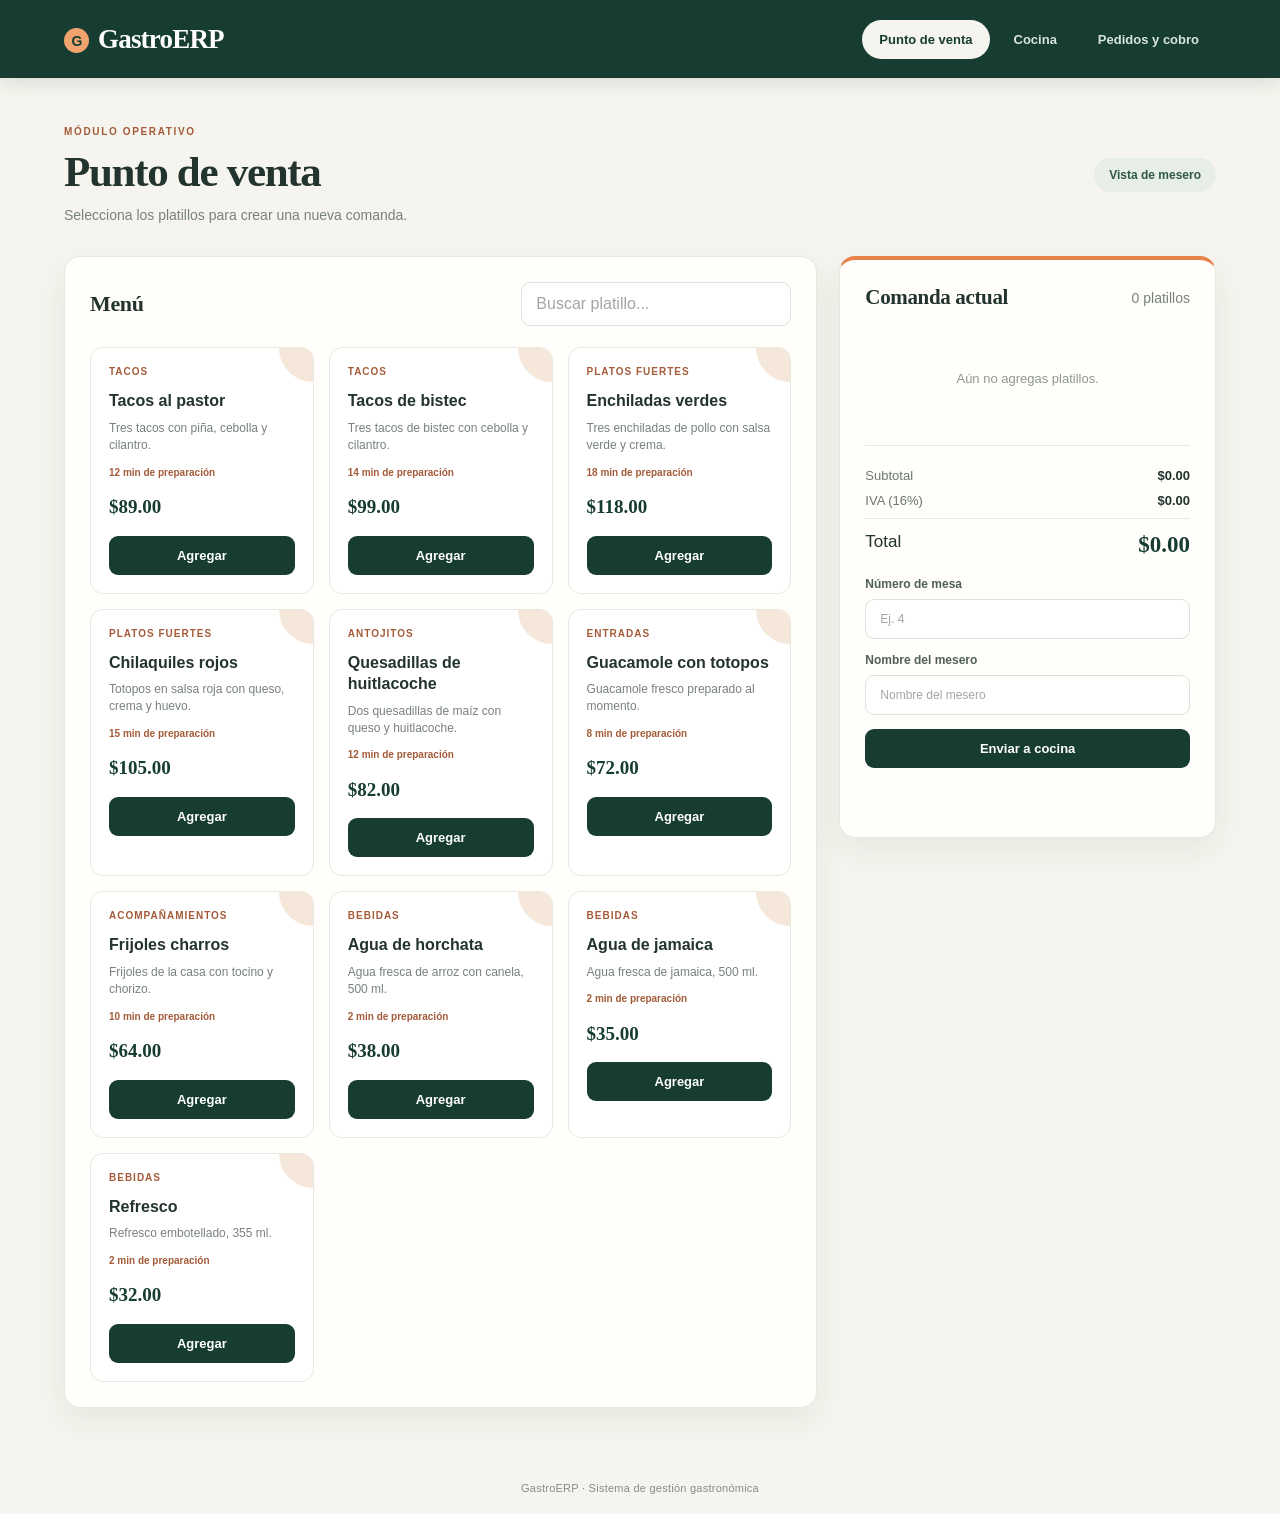
<file: index.html>
<!DOCTYPE html>
<html lang="es">
<head>
  <meta charset="UTF-8">
  <meta name="viewport" content="width=device-width, initial-scale=1.0">
  <title>GastroERP | Punto de venta</title>
  <link rel="stylesheet" href="styles.css">
  <script src="https://code.jquery.com/jquery-3.7.1.min.js"></script>
  <script src="script.js" defer></script>
</head>
<body data-view="mesero">
  <header class="topbar">
    <a class="brand" href="index.html">GastroERP</a>
    <nav aria-label="Navegación principal">
      <a class="active" href="index.html" aria-current="page">Punto de venta</a>
      <a href="cocina.html">Cocina</a>
      <a href="pedidos.html">Pedidos y cobro</a>
    </nav>
  </header>
  <main class="page">
    <div class="page-heading">
      <div><p class="eyebrow">MÓDULO OPERATIVO</p><h1>Punto de venta</h1><p class="muted">Selecciona los platillos para crear una nueva comanda.</p></div>
      <span class="status-chip">Vista de mesero</span>
    </div>
    <div class="pos-layout">
      <section class="panel">
        <div class="section-heading"><h2>Menú</h2><input id="buscarPlatillo" class="search" type="search" aria-label="Buscar platillo" placeholder="Buscar platillo..."></div>
        <div id="menu" class="menu-grid"><p class="muted">Cargando menú...</p></div>
      </section>
      <aside class="panel cart-panel">
        <div class="section-heading"><h2>Comanda actual</h2><span id="cantidadCarrito" class="muted">0 platillos</span></div>
        <div id="carrito" class="cart-list"><p class="empty">Aún no agregas platillos.</p></div>
        <div class="totals">
          <div><span>Subtotal</span><strong id="subtotal">$0.00</strong></div>
          <div><span>IVA (16%)</span><strong id="iva">$0.00</strong></div>
          <div class="grand-total"><span>Total</span><strong id="total">$0.00</strong></div>
        </div>
        <form id="formPedido" class="order-form">
          <label>Número de mesa<input id="mesa" type="number" min="1" placeholder="Ej. 4" required></label>
          <label>Nombre del mesero<input id="mesero" type="text" maxlength="60" placeholder="Nombre del mesero" required></label>
          <button class="btn btn-primary full" type="submit">Enviar a cocina</button>
        </form>
        <p id="mensajePedido" class="message" aria-live="polite"></p>
      </aside>
    </div>
  </main>
  <footer>GastroERP · Sistema de gestión gastronómica</footer>
</body>
</html>
</file>
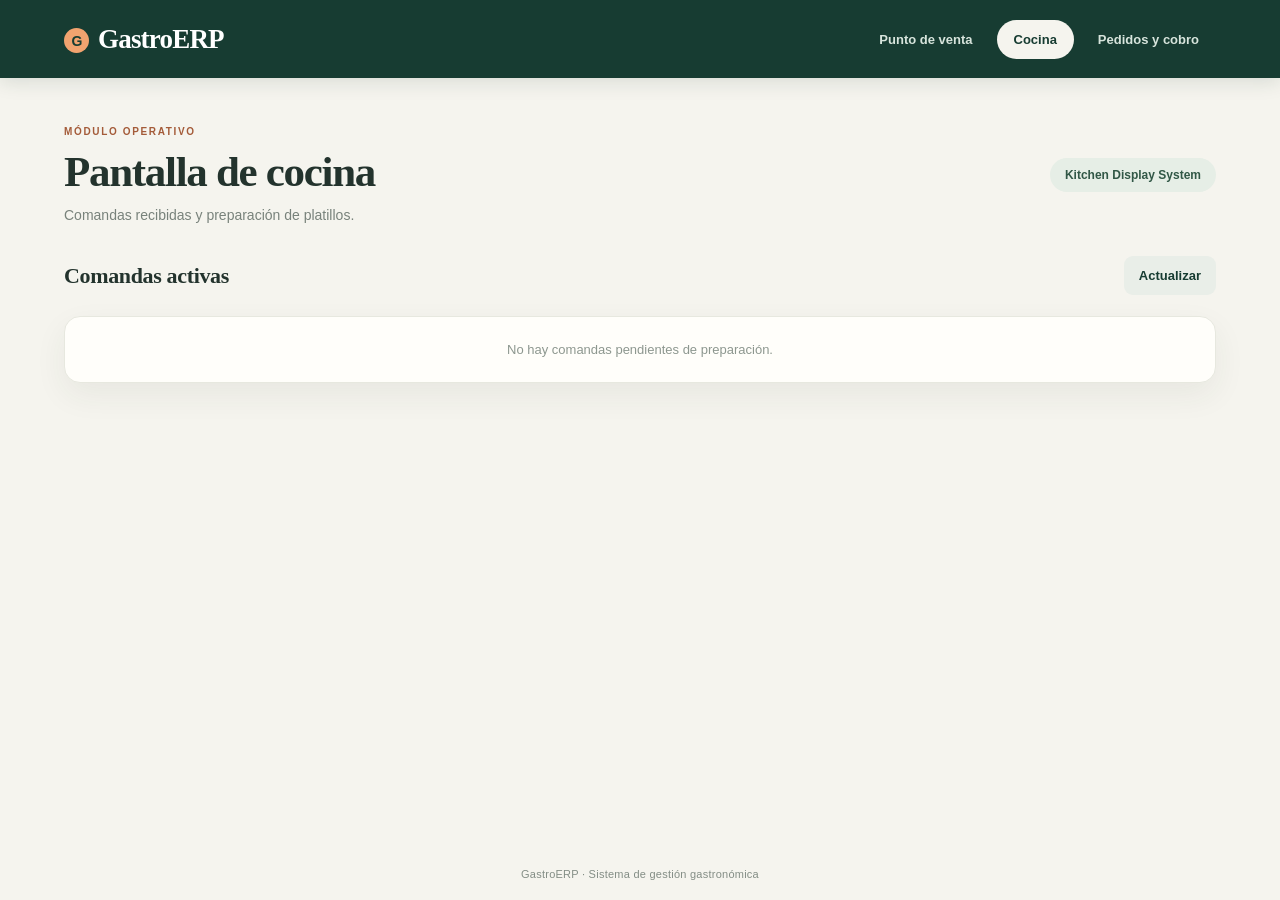
<file: cocina.html>
<!DOCTYPE html>
<html lang="es">
<head>
  <meta charset="UTF-8">
  <meta name="viewport" content="width=device-width, initial-scale=1.0">
  <title>GastroERP | Cocina</title>
  <link rel="stylesheet" href="styles.css">
  <script src="https://code.jquery.com/jquery-3.7.1.min.js"></script>
  <script src="script.js" defer></script>
</head>
<body data-view="cocina">
  <header class="topbar">
    <a class="brand" href="index.html">GastroERP</a>
    <nav aria-label="Navegación principal"><a href="index.html">Punto de venta</a><a class="active" href="cocina.html" aria-current="page">Cocina</a><a href="pedidos.html">Pedidos y cobro</a></nav>
  </header>
  <main class="page">
    <div class="page-heading">
      <div><p class="eyebrow">MÓDULO OPERATIVO</p><h1>Pantalla de cocina</h1><p class="muted">Comandas recibidas y preparación de platillos.</p></div>
      <span class="status-chip">Kitchen Display System</span>
    </div>
    <div class="section-heading"><h2>Comandas activas</h2><button id="actualizarCocina" class="btn btn-secondary">Actualizar</button></div>
    <div id="listaCocina" class="kitchen-grid"><p class="muted">Cargando comandas...</p></div>
  </main>
  <footer>GastroERP · Sistema de gestión gastronómica</footer>
</body>
</html>
</file>
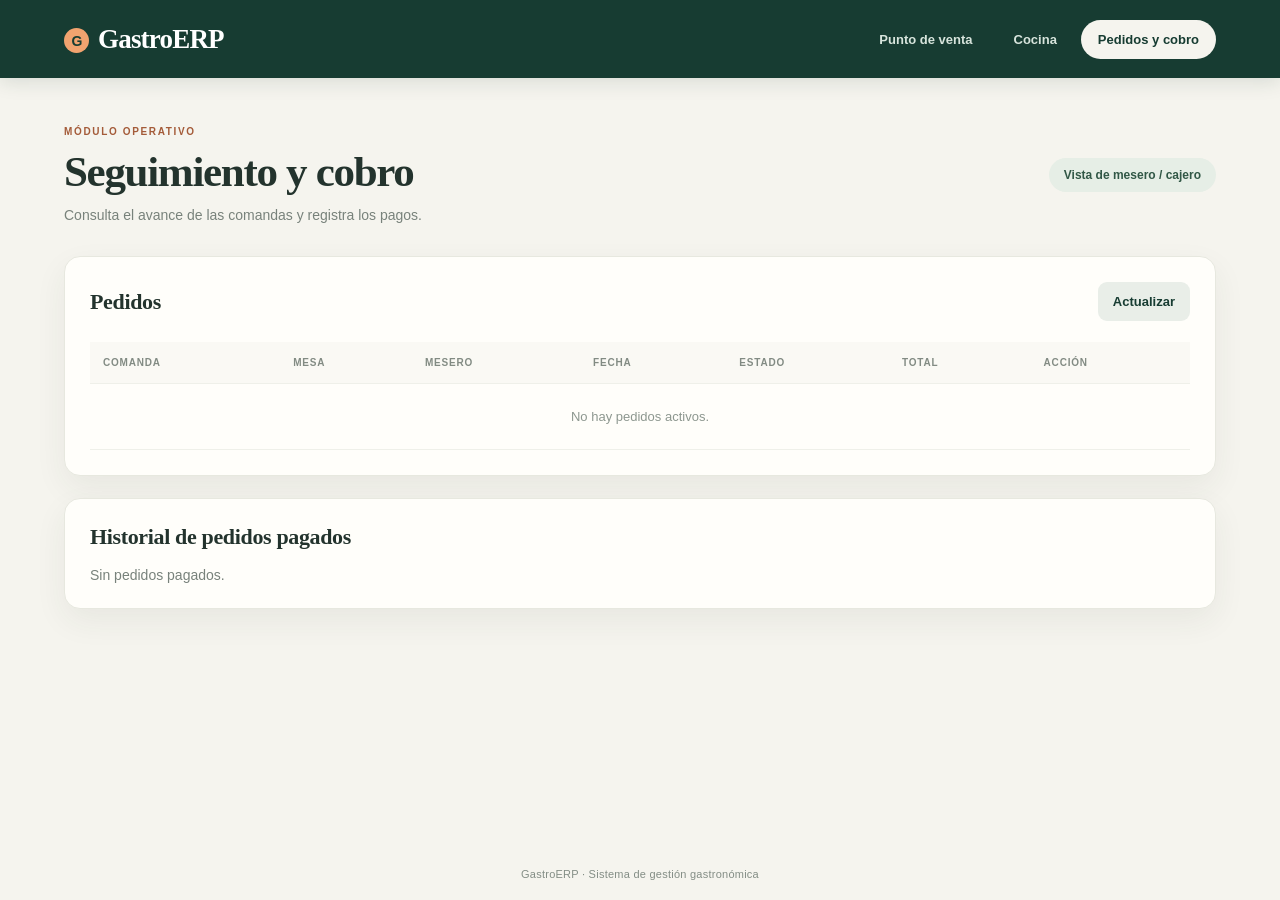
<file: pedidos.html>
<!DOCTYPE html>
<html lang="es">
<head>
  <meta charset="UTF-8">
  <meta name="viewport" content="width=device-width, initial-scale=1.0">
  <title>GastroERP | Pedidos y cobro</title>
  <link rel="stylesheet" href="styles.css">
  <script src="https://code.jquery.com/jquery-3.7.1.min.js"></script>
  <script src="script.js" defer></script>
</head>
<body data-view="pedidos">
  <header class="topbar">
    <a class="brand" href="index.html">GastroERP</a>
    <nav aria-label="Navegación principal"><a href="index.html">Punto de venta</a><a href="cocina.html">Cocina</a><a class="active" href="pedidos.html" aria-current="page">Pedidos y cobro</a></nav>
  </header>
  <main class="page">
    <div class="page-heading">
      <div><p class="eyebrow">MÓDULO OPERATIVO</p><h1>Seguimiento y cobro</h1><p class="muted">Consulta el avance de las comandas y registra los pagos.</p></div>
      <span class="status-chip">Vista de mesero / cajero</span>
    </div>
    <section class="panel">
      <div class="section-heading"><h2>Pedidos</h2><button id="actualizarPedidos" class="btn btn-secondary">Actualizar</button></div>
      <div class="table-wrap">
        <table>
          <thead><tr><th>Comanda</th><th>Mesa</th><th>Mesero</th><th>Fecha</th><th>Estado</th><th>Total</th><th>Acción</th></tr></thead>
          <tbody id="tablaPedidos"><tr><td colspan="7" class="empty">Cargando pedidos...</td></tr></tbody>
        </table>
      </div>
    </section>
    <section class="panel history-panel">
      <h2>Historial de pedidos pagados</h2>
      <div id="historialPagados" class="muted">Sin pedidos pagados.</div>
    </section>
  </main>

  <div id="modalCobro" class="modal" aria-hidden="true">
    <div class="modal-card">
      <button id="cerrarModal" class="modal-close" aria-label="Cerrar">×</button>
      <p class="eyebrow">PROCESAR PAGO</p>
      <h2>Cobro de comanda <span id="numeroComanda"></span></h2>
      <p class="pay-total">Total a pagar: <strong id="totalCobro">$0.00</strong></p>
      <div class="payment-tabs">
        <button class="payment-tab active" data-method="efectivo">Efectivo</button>
        <button class="payment-tab" data-method="tarjeta">Tarjeta</button>
      </div>
      <form id="formEfectivo" class="payment-form">
        <label>Monto recibido<input id="montoRecibido" type="number" min="0" step="0.01" placeholder="0.00" required></label>
        <p class="change-line">Cambio: <strong id="cambio">$0.00</strong></p>
        <button class="btn btn-primary full" type="submit">Confirmar pago en efectivo</button>
      </form>
      <form id="formTarjeta" class="payment-form hidden">
        <label>Número de tarjeta<input id="numeroTarjeta" type="text" inputmode="numeric" maxlength="19" placeholder="1234 5678 9012 3456"></label>
        <label>Nombre del titular<input id="nombreTarjeta" type="text" maxlength="80" placeholder="Nombre como aparece en la tarjeta"></label>
        <div class="form-row">
          <label>Vencimiento<input id="vencimiento" type="text" maxlength="5" placeholder="MM/AA"></label>
          <label>CVV<input id="cvv" type="password" inputmode="numeric" maxlength="4" placeholder="123"></label>
        </div>
        <button class="btn btn-primary full" type="submit">Confirmar pago con tarjeta</button>
      </form>
      <p id="mensajeCobro" class="message" aria-live="polite"></p>
      <p class="small-note">Prototipo académico: no se realiza ningún cargo bancario real.</p>
    </div>
  </div>
  <footer>GastroERP · Sistema de gestión gastronómica</footer>
</body>
</html>
</file>
<file: styles.css>
* { box-sizing: border-box; }

:root {
  font-family: "Segoe UI", Arial, sans-serif;
  color: #23332d;
  background: #f5f4ee;
  font-synthesis: none;
  text-rendering: optimizeLegibility;
  --forest: #173c32;
  --forest-light: #245445;
  --ink: #23332d;
  --muted: #78827b;
  --line: #e7e8df;
  --cream: #f5f4ee;
  --paper: #fffefa;
  --orange: #e9834b;
  --shadow: 0 12px 32px rgba(39, 55, 45, .065);
}

body { margin: 0; min-height: 100vh; display: flex; flex-direction: column; }
.topbar {
  min-height: 78px;
  padding: 0 max(5%, calc((100% - 1320px) / 2));
  background: var(--forest);
  color: white;
  display: flex;
  align-items: center;
  justify-content: space-between;
  gap: 24px;
  box-shadow: 0 4px 18px rgba(23, 60, 50, .13);
}
.brand {
  color: white;
  text-decoration: none;
  font-family: Georgia, "Times New Roman", serif;
  font-size: 27px;
  font-weight: 700;
  letter-spacing: -.8px;
}
.brand::before {
  content: "G";
  display: inline-grid;
  place-items: center;
  width: 25px;
  height: 25px;
  margin-right: 9px;
  border-radius: 50%;
  background: #f1a36f;
  color: var(--forest);
  font-family: Arial, sans-serif;
  font-size: 14px;
  vertical-align: 2px;
}
nav { display: flex; flex-wrap: wrap; gap: 7px; }
nav a {
  color: #d7e4dc;
  text-decoration: none;
  padding: 11px 16px;
  border: 1px solid transparent;
  border-radius: 999px;
  font-size: 13px;
  font-weight: 600;
  transition: background .18s ease, color .18s ease;
}
nav a:hover { background: rgba(255,255,255,.09); color: white; }
nav a.active { background: #f5f4ee; color: var(--forest); }

.page { width: min(1240px, 90%); margin: 46px auto 54px; flex: 1; }
.page-heading {
  display: flex;
  justify-content: space-between;
  align-items: center;
  gap: 20px;
  margin-bottom: 30px;
}
h1, h2, h3 { color: var(--ink); }
h1 { font-family: Georgia, "Times New Roman", serif; font-size: clamp(32px, 4vw, 43px); letter-spacing: -1.3px; margin: 7px 0 9px; }
h2 { font-family: Georgia, "Times New Roman", serif; font-size: 22px; margin: 0; letter-spacing: -.35px; }
h3 { margin: 0 0 8px; font-size: 16px; }
p { line-height: 1.55; }
.eyebrow { font-size: 10px; font-weight: 800; letter-spacing: 1.65px; color: #a45b39; margin: 0; }
.muted { color: var(--muted); font-size: 14px; }
.page-heading .muted { margin: 0; }
.status-chip {
  background: #e6eee6;
  color: #315746;
  border-radius: 999px;
  padding: 10px 15px;
  font-size: 12px;
  font-weight: 700;
  white-space: nowrap;
}

.panel {
  background: var(--paper);
  border: 1px solid var(--line);
  border-radius: 16px;
  padding: 25px;
  box-shadow: var(--shadow);
}
.pos-layout { display: grid; grid-template-columns: minmax(0, 1.7fr) minmax(310px, .85fr); gap: 22px; align-items: start; }
.section-heading { display: flex; align-items: center; justify-content: space-between; gap: 15px; margin-bottom: 21px; }
.search { width: min(270px, 55%); }
input {
  width: 100%;
  border: 1px solid #dfe2d9;
  border-radius: 9px;
  padding: 12px 14px;
  font: inherit;
  color: var(--ink);
  background: #fff;
  transition: border-color .18s ease, box-shadow .18s ease;
}
input::placeholder { color: #a1a8a0; }
input:focus { outline: none; border-color: #6d9d83; box-shadow: 0 0 0 3px rgba(80, 135, 103, .13); }
label { display: block; font-size: 12px; font-weight: 700; color: #506056; }
label input { display: block; margin-top: 8px; font-weight: 400; }
.menu-grid { display: grid; grid-template-columns: repeat(auto-fill, minmax(185px, 1fr)); gap: 15px; }
.menu-card {
  position: relative;
  overflow: hidden;
  background: #fff;
  border: 1px solid var(--line);
  border-radius: 13px;
  padding: 18px;
  display: flex;
  flex-direction: column;
  min-height: 180px;
  transition: transform .18s ease, box-shadow .18s ease, border-color .18s ease;
}
.menu-card::after {
  content: "";
  position: absolute;
  width: 68px;
  height: 68px;
  right: -34px;
  top: -34px;
  border-radius: 50%;
  background: #f5e8db;
}
.menu-card:hover { transform: translateY(-3px); border-color: #d8c8b7; box-shadow: 0 9px 22px rgba(45, 59, 48, .08); }
.menu-card .category { color: #a45b39; font-size: 10px; font-weight: 800; text-transform: uppercase; letter-spacing: 1px; }
.menu-card h3 { margin-top: 13px; line-height: 1.35; }
.menu-description { color: #78827b; font-size: 12px; line-height: 1.45; margin: 0 0 10px; }
.prep-time { color: #a45b39; font-size: 10px; font-weight: 700; margin: 0 0 12px; }
.menu-card .price { font-family: Georgia, "Times New Roman", serif; font-size: 19px; font-weight: 700; color: var(--forest); margin: 0 0 14px; }
.btn {
  border: 0;
  border-radius: 9px;
  padding: 12px 15px;
  cursor: pointer;
  font-family: inherit;
  font-weight: 700;
  font-size: 13px;
  transition: transform .15s ease, background .15s ease, box-shadow .15s ease;
}
.btn:hover:not(:disabled) { transform: translateY(-1px); }
.btn-primary { color: white; background: var(--forest); }
.btn-primary:hover { background: var(--forest-light); box-shadow: 0 5px 13px rgba(23, 60, 50, .16); }
.btn-secondary { color: var(--forest); background: #e9eee8; }
.btn-secondary:hover { background: #dde7dd; }
.btn:disabled { opacity: .5; cursor: not-allowed; }
.full { width: 100%; }

.cart-panel { position: sticky; top: 18px; border-top: 4px solid var(--orange); }
.cart-panel .section-heading h2 { font-size: 21px; }
.cart-list { display: grid; gap: 8px; }
.cart-item { display: grid; grid-template-columns: 1fr auto; gap: 8px; padding: 12px 0; border-bottom: 1px solid #eff0e9; }
.cart-item strong { font-size: 13px; }
.cart-item small { display: block; color: var(--muted); margin-top: 4px; }
.quantity { display: flex; align-items: center; gap: 7px; }
.quantity button { width: 29px; height: 29px; border: 1px solid #dfe3da; color: var(--forest); background: white; border-radius: 8px; cursor: pointer; }
.quantity button:hover { background: #edf2eb; }
.remove-item { border: 0; background: none; color: #b35346; cursor: pointer; font-size: 11px; padding: 6px 0 0; }
.empty { color: #8d978f; text-align: center; padding: 25px 8px; font-size: 13px; }
.totals { border-top: 1px solid var(--line); margin-top: 18px; padding-top: 12px; }
.totals div { display: flex; justify-content: space-between; margin: 10px 0; font-size: 13px; color: #6b776f; }
.totals strong { color: var(--ink); }
.grand-total { font-size: 17px !important; color: var(--ink) !important; padding-top: 13px; border-top: 1px solid var(--line); }
.grand-total strong { color: var(--forest); font-family: Georgia, "Times New Roman", serif; font-size: 23px; }
.order-form { display: grid; gap: 14px; margin-top: 19px; }
.message { min-height: 18px; font-size: 13px; color: #267348; }

.kitchen-grid { display: grid; grid-template-columns: repeat(auto-fit, minmax(290px, 1fr)); gap: 17px; }
.kitchen-card { background: var(--paper); border: 1px solid var(--line); border-top: 4px solid #d69a32; border-radius: 14px; padding: 22px; box-shadow: var(--shadow); }
.kitchen-card.preparing { border-top-color: #5086a0; }
.kitchen-card.ready { border-top-color: #29915b; }
.kitchen-card h2 { font-size: 22px; }
.kitchen-card .order-meta { color: var(--muted); font-size: 13px; margin: 8px 0 17px; }
.kitchen-item { padding: 14px 0; border-top: 1px solid #eff0e9; display: flex; justify-content: space-between; align-items: center; gap: 12px; }
.kitchen-item strong { display: block; font-size: 15px; }
.kitchen-item small { color: var(--muted); display: block; margin-top: 5px; }
.kitchen-item .btn { white-space: nowrap; }
.badge { display: inline-block; border-radius: 999px; padding: 6px 10px; font-size: 10px; font-weight: 800; letter-spacing: .3px; background: #f8ecd5; color: #8a5b13; }
.badge.preparando { background: #e0eff6; color: #176487; }
.badge.listo, .badge.entregado, .badge.pagado { background: #e0f2e7; color: #267348; }
.badge.pendiente { background: #f8ecd5; color: #8a5b13; }

.table-wrap { overflow-x: auto; }
table { width: 100%; border-collapse: collapse; min-width: 760px; text-align: left; }
th, td { padding: 15px 13px; border-bottom: 1px solid #eff0e9; font-size: 13px; }
th { color: #828b83; font-size: 10px; text-transform: uppercase; letter-spacing: .8px; background: #faf9f4; }
tbody tr:hover { background: #fbfaf6; }
td .btn { padding: 9px 12px; }
.history-panel { margin-top: 22px; }
.history-panel h2 { margin-bottom: 17px; }
.modal { display: none; position: fixed; inset: 0; z-index: 5; background: rgba(16, 35, 29, .62); padding: 20px; align-items: center; justify-content: center; backdrop-filter: blur(4px); }
.modal.open { display: flex; }
.modal-card { position: relative; width: min(470px, 100%); max-height: 90vh; overflow-y: auto; background: var(--paper); border-radius: 18px; padding: 30px; box-shadow: 0 24px 70px rgba(0,0,0,.2); }
.modal-card h2 { margin: 8px 0 16px; }
.modal-close { position: absolute; right: 17px; top: 14px; border: 0; background: none; font-size: 27px; cursor: pointer; color: #65727b; }
.pay-total { padding: 15px; background: #f0f3eb; border-radius: 10px; color: #536258; }
.pay-total strong { color: var(--forest); font-family: Georgia, "Times New Roman", serif; font-size: 22px; }
.payment-tabs { display: flex; gap: 8px; margin: 18px 0; }
.payment-tab { flex: 1; border: 1px solid #dfe2d9; border-radius: 9px; padding: 11px; color: #506056; background: white; cursor: pointer; font: inherit; }
.payment-tab.active { color: white; background: var(--forest); border-color: var(--forest); }
.payment-form { display: grid; gap: 14px; }
.hidden { display: none !important; }
.change-line { margin: 0; padding: 10px 0; }
.change-line strong { color: #267348; font-size: 18px; }
.form-row { display: grid; grid-template-columns: 1fr 1fr; gap: 12px; }
.small-note { color: #87918a; font-size: 11px; margin-bottom: 0; }
footer { padding: 20px 5%; text-align: center; color: #838d85; font-size: 11px; letter-spacing: .25px; }

@media (max-width: 800px) {
  .topbar { padding: 17px 5%; align-items: flex-start; flex-direction: column; gap: 12px; }
  nav { width: 100%; }
  nav a { padding: 9px 12px; font-size: 12px; }
  .page { width: 92%; margin: 32px auto 42px; }
  .pos-layout { grid-template-columns: 1fr; }
  .cart-panel { position: static; }
  .page-heading { align-items: flex-start; flex-direction: column; }
}
@media (max-width: 480px) {
  .page { width: 93%; margin: 25px auto 34px; }
  .panel { padding: 17px; border-radius: 13px; }
  .section-heading { align-items: flex-start; flex-direction: column; }
  .search { width: 100%; }
  .menu-grid { grid-template-columns: 1fr 1fr; gap: 10px; }
  .menu-card { padding: 13px; min-height: 170px; }
  .menu-card .btn { padding: 10px 7px; }
  .menu-card h3 { font-size: 14px; }
  .kitchen-item { align-items: flex-start; flex-direction: column; }
  .kitchen-item .btn { width: 100%; white-space: normal; }
  .modal-card { padding: 24px 20px; }
  .payment-tabs { flex-direction: column; }
}

@media (prefers-reduced-motion: reduce) {
  *, *::before, *::after { scroll-behavior: auto !important; transition-duration: .01ms !important; }
}
</file>
